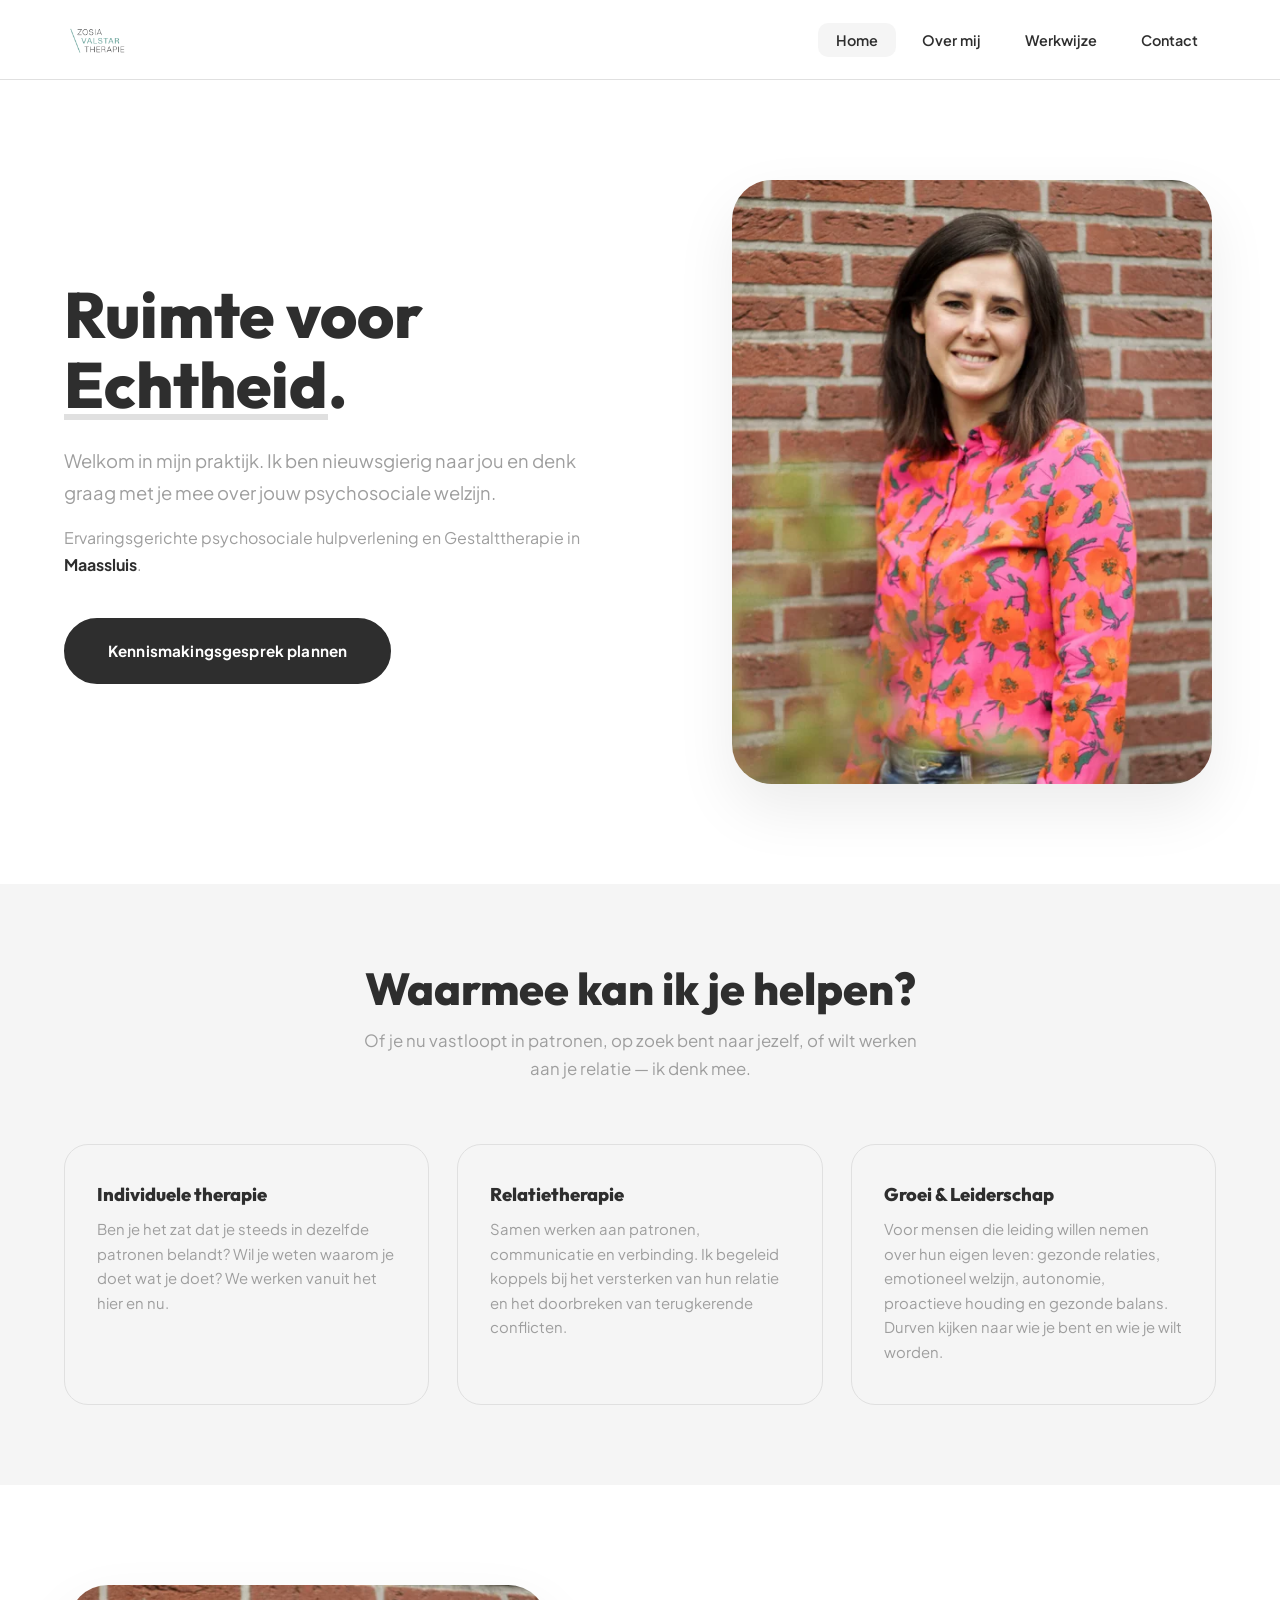
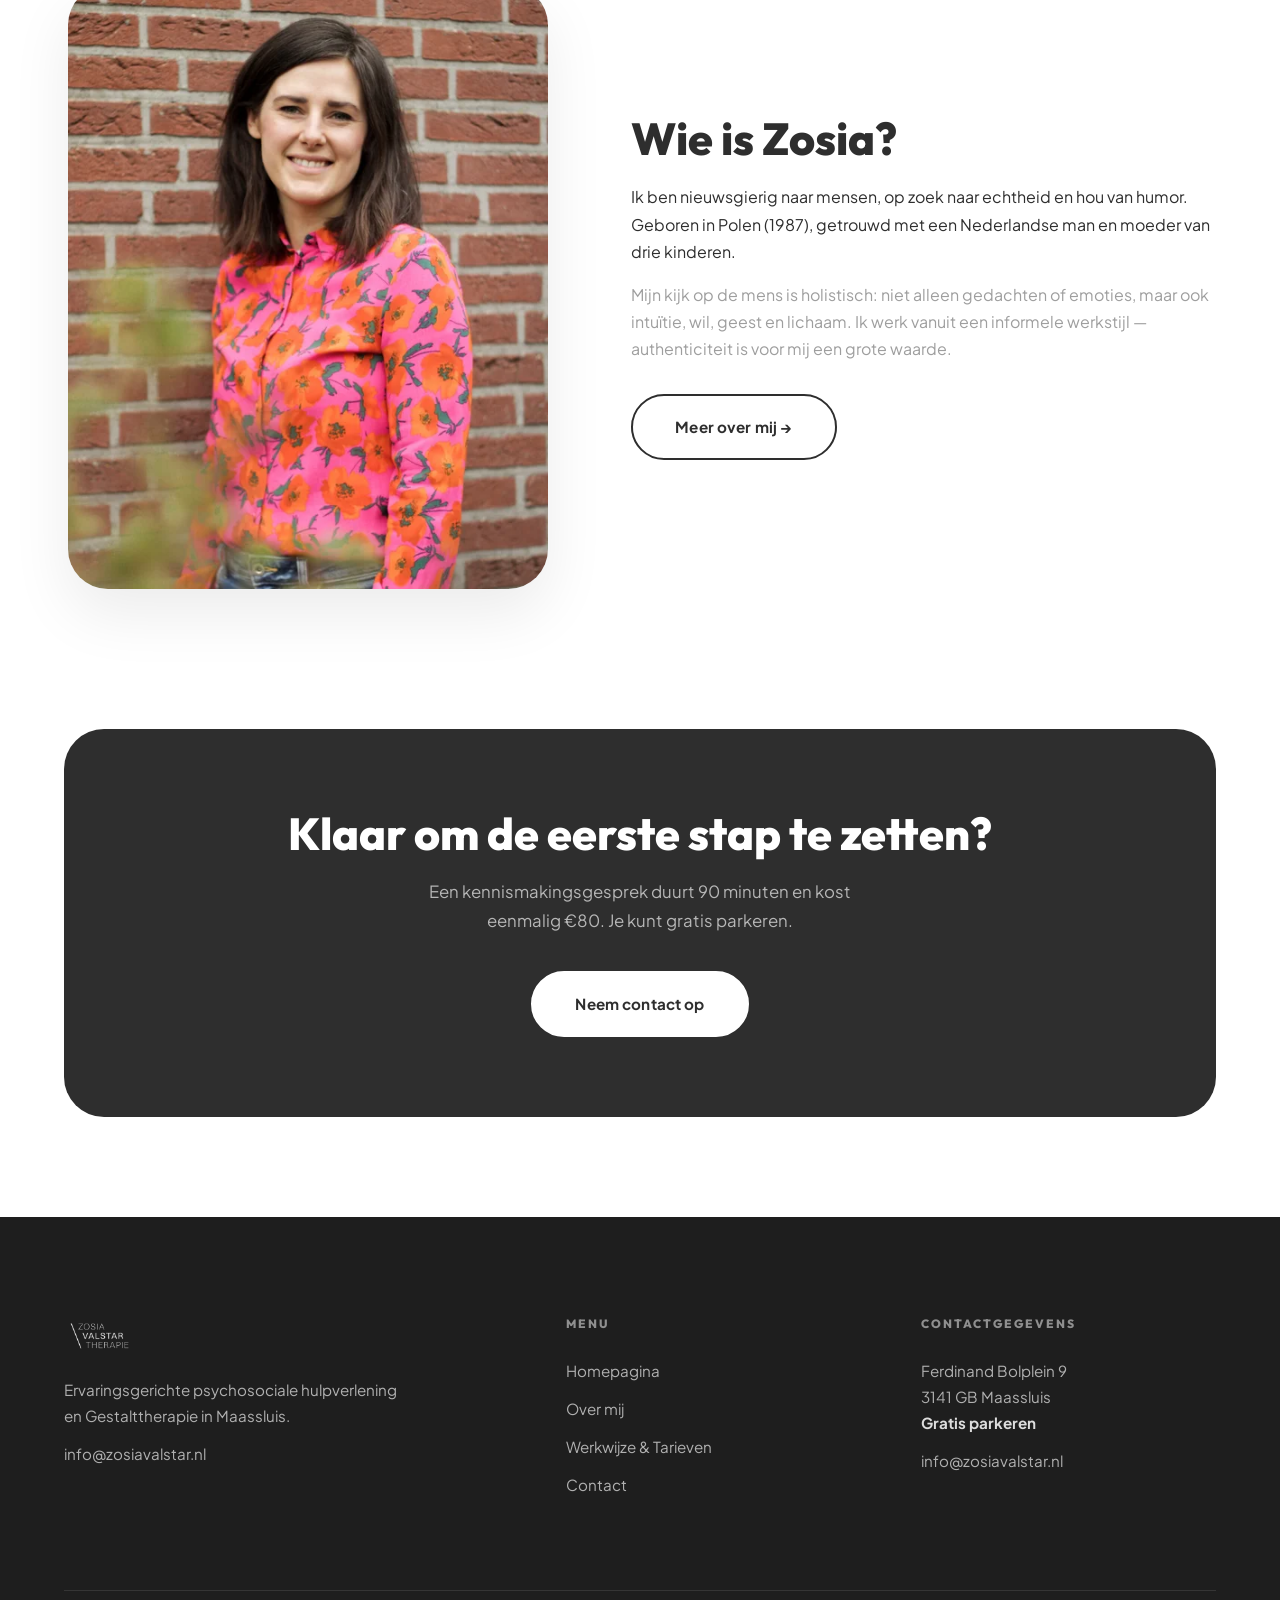
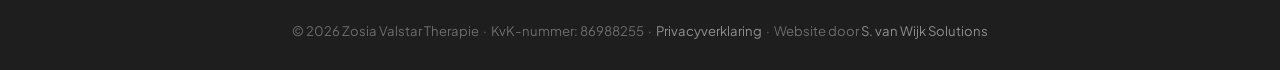
<file: index.html>
<!DOCTYPE html>
<html lang="nl">
<head>
    <meta charset="UTF-8">
    <meta name="viewport" content="width=device-width, initial-scale=1.0">
    <meta name="robots" content="index, follow">
    <title>Zosia Valstar | Psychosociale Therapie & Gestalttherapie Maassluis</title>
    <meta name="description" content="Zosia Valstar biedt ervaringsgerichte psychosociale hulpverlening en Gestalttherapie in Maassluis. Kennismakingsgesprek: €80. Gratis parkeren.">
    <link rel="canonical" href="https://www.zosiavalstar.nl/index.html">

    <!-- Open Graph -->
    <meta property="og:title" content="Zosia Valstar | Psychosociale Therapie Maassluis">
    <meta property="og:description" content="Ervaringsgerichte psychosociale hulpverlening en Gestalttherapie in Maassluis. Ruimte voor echtheid.">
    <meta property="og:image" content="https://www.zosiavalstar.nl/assets/images/og-image.webp">
    <meta property="og:url" content="https://www.zosiavalstar.nl/">
    <meta property="og:type" content="website">
    <meta property="og:locale" content="nl_NL">

    <!-- Structured Data -->
    <script type="application/ld+json">
    {
      "@context": "https://schema.org",
      "@type": "LocalBusiness",
      "name": "Zosia Valstar Therapie",
      "url": "https://www.zosiavalstar.nl",
      "email": "info@zosiavalstar.nl",
      "address": {
        "@type": "PostalAddress",
        "streetAddress": "Ferdinand Bolplein 9",
        "addressLocality": "Maassluis",
        "postalCode": "3141 GB",
        "addressCountry": "NL"
      },
      "description": "Ervaringsgerichte psychosociale hulpverlening en Gestalttherapie in Maassluis.",
      "priceRange": "€80 – €100"
    }
    </script>

    <link rel="stylesheet" href="style.css">
</head>
<body>
    <div id="header-placeholder"></div>

    <main>
        <!-- HERO -->
        <section class="section" style="padding-top: 180px;">
            <div class="centered-container reveal">
                <div class="flex-text">
                    <h1 style="font-size: clamp(2.8rem, 5vw, 4.5rem); margin-bottom: 25px;">
                        Ruimte voor <span style="text-decoration: underline; text-decoration-color: var(--mid); text-underline-offset: 6px;">Echtheid</span>.
                    </h1>
                    <p style="font-size: 1.15rem; margin-bottom: 16px; color: var(--grey); max-width: 520px;">
                        Welkom in mijn praktijk. Ik ben nieuwsgierig naar jou en denk graag met je mee over jouw psychosociale welzijn.
                    </p>
                    <p style="font-size: 1rem; margin-bottom: 40px; color: var(--grey); max-width: 520px;">
                        Ervaringsgerichte psychosociale hulpverlening en Gestalttherapie in <strong style="color: var(--dark);">Maassluis</strong>.
                    </p>
                    <a href="contact.html" class="btn">Kennismakingsgesprek plannen</a>
                </div>
                <div class="flex-image">
                    <img
                        src="assets/images/portret.webp"
                        alt="Zosia Valstar – psychosociaal hulpverlener en Gestalttherapeut in Maassluis"
                        class="rounded-img"
                        width="480" height="600"
                        loading="eager"
                        decoding="async">
                </div>
            </div>
        </section>

        <!-- DIENSTEN -->
        <section class="section" style="background: var(--light); padding-top: 80px; padding-bottom: 80px;">
            <div style="max-width: var(--container-max); margin: 0 auto;">
                <div class="reveal" style="text-align: center; margin-bottom: 0;">
                    <h2 style="font-size: clamp(2rem, 3.5vw, 3rem);">Waarmee kan ik je helpen?</h2>
                    <p style="color: var(--grey); margin-top: 14px; font-size: 1.05rem; max-width: 560px; margin-left: auto; margin-right: auto;">
                        Of je nu vastloopt in patronen, op zoek bent naar jezelf, of wilt werken aan je relatie — ik denk mee.
                    </p>
                </div>
                <div class="diensten-grid reveal">
                    <div class="dienst-card">
                        <h3>Individuele therapie</h3>
                        <p>Ben je het zat dat je steeds in dezelfde patronen belandt? Wil je weten waarom je doet wat je doet? We werken vanuit het hier en nu.</p>
                    </div>
                    <div class="dienst-card">
                        <h3>Relatietherapie</h3>
                        <p>Samen werken aan patronen, communicatie en verbinding. Ik begeleid koppels bij het versterken van hun relatie en het doorbreken van terugkerende conflicten.</p>
                    </div>
                    <div class="dienst-card">
                        <h3>Groei & Leiderschap</h3>
                        <p>Voor mensen die leiding willen nemen over hun eigen leven: gezonde relaties, emotioneel welzijn, autonomie, proactieve houding en gezonde balans. Durven kijken naar wie je bent en wie je wilt worden.</p>
                    </div>
                </div>
            </div>
        </section>

        <!-- OVER MIJ SNIPPET -->
        <section class="section">
            <div class="centered-container reveal">
                <div class="flex-image">
                    <img
                        src="assets/images/portret.webp"
                        alt="Zosia Valstar"
                        class="rounded-img"
                        width="480" height="600"
                        loading="lazy"
                        decoding="async">
                </div>
                <div class="flex-text">
                    <h2 style="font-size: clamp(2rem, 3.5vw, 3rem); margin-bottom: 20px;">Wie is Zosia?</h2>
                    <p style="margin-bottom: 16px;">
                        Ik ben nieuwsgierig naar mensen, op zoek naar echtheid en hou van humor. Geboren in Polen (1987), getrouwd met een Nederlandse man en moeder van drie kinderen.
                    </p>
                    <p style="color: var(--grey); margin-bottom: 32px;">
                        Mijn kijk op de mens is holistisch: niet alleen gedachten of emoties, maar ook intuïtie, wil, geest en lichaam. Ik werk vanuit een informele werkstijl — authenticiteit is voor mij een grote waarde.
                    </p>
                    <a href="over-mij.html" class="btn" style="background: transparent; color: var(--dark);">Meer over mij →</a>
                </div>
            </div>
        </section>

        <!-- CTA BANNER -->
        <section class="section" style="padding-top: 40px;">
            <div class="cta-banner reveal">
                <h2>Klaar om de eerste stap te zetten?</h2>
                <p>Een kennismakingsgesprek duurt 90 minuten en kost eenmalig €80. Je kunt gratis parkeren.</p>
                <a href="contact.html" class="btn btn-light">Neem contact op</a>
            </div>
        </section>
    </main>

    <div id="footer-placeholder"></div>
    <script src="js/script.js"></script>
</body>
</html>
</file>
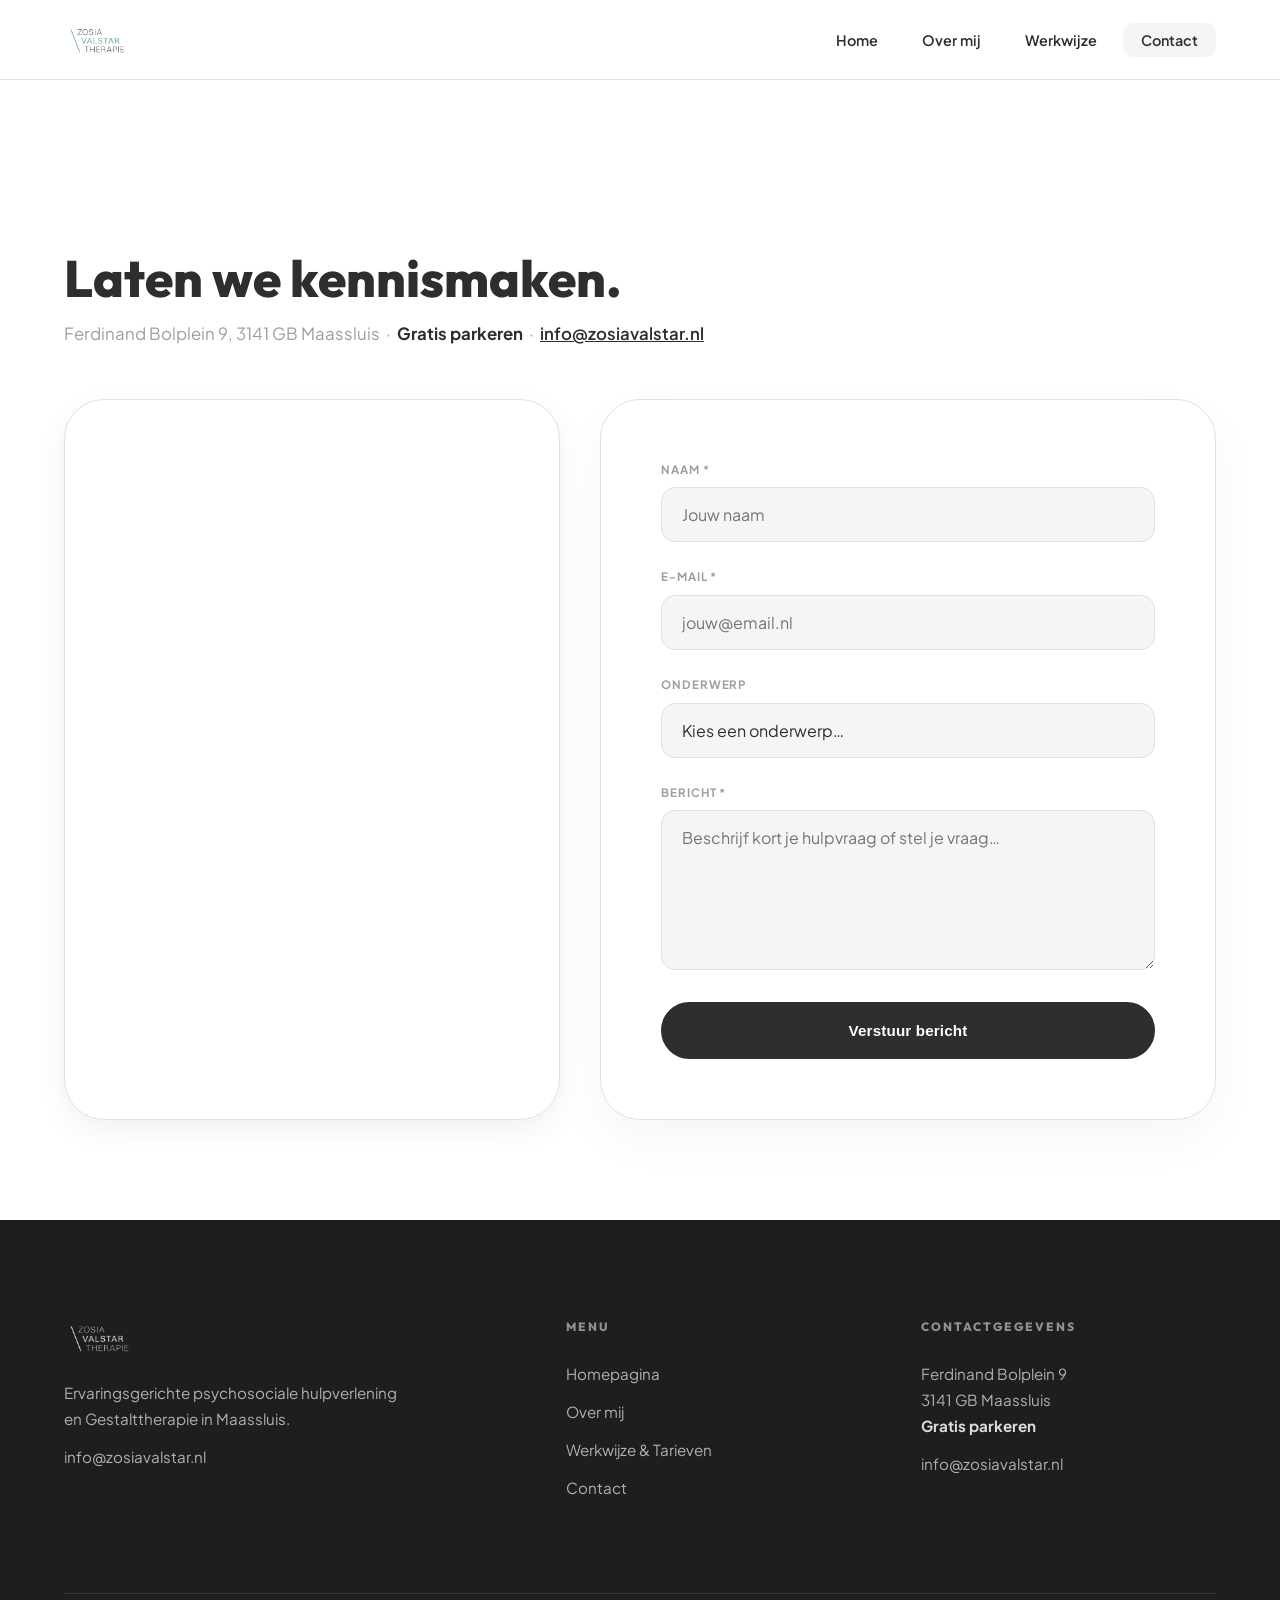
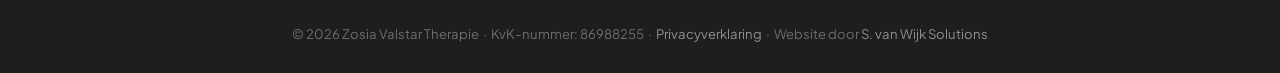
<file: contact.html>
<!DOCTYPE html>
<html lang="nl">
<head>
    <meta charset="UTF-8">
    <meta name="viewport" content="width=device-width, initial-scale=1.0">
    <meta name="robots" content="index, follow">
    <title>Contact | Zosia Valstar – Psychosociale Therapie Maassluis</title>
    <meta name="description" content="Neem contact op met Zosia Valstar – psychosociale therapie in Maassluis. Ferdinand Bolplein 9, gratis parkeren. Stuur een bericht of mail naar info@zosiavalstar.nl.">
    <link rel="canonical" href="https://www.zosiavalstar.nl/contact.html">

    <!-- Open Graph -->
    <meta property="og:title" content="Contact | Zosia Valstar">
    <meta property="og:description" content="Neem contact op voor een kennismakingsgesprek. Ferdinand Bolplein 9, Maassluis – gratis parkeren.">
    <meta property="og:image" content="https://www.zosiavalstar.nl/assets/images/og-image.webp">
    <meta property="og:url" content="https://www.zosiavalstar.nl/contact.html">
    <meta property="og:type" content="website">
    <meta property="og:locale" content="nl_NL">

    <link rel="stylesheet" href="style.css">
</head>
<body>
    <div id="header-placeholder"></div>

    <main style="padding-top: 150px;">
        <section class="section">
            <div class="reveal" style="max-width: var(--container-max); margin: 0 auto 50px;">
                <h1 style="font-size: clamp(2.2rem, 4vw, 3.2rem);">Laten we kennismaken.</h1>
                <p style="color: var(--grey); font-size: 1.05rem; margin-top: 14px;">
                    Ferdinand Bolplein 9, 3141 GB Maassluis &nbsp;·&nbsp; <strong style="color: var(--dark);">Gratis parkeren</strong> &nbsp;·&nbsp;
                    <a href="mailto:info@zosiavalstar.nl" style="color: var(--dark); font-weight: 600;">info@zosiavalstar.nl</a>
                </p>
            </div>

            <div class="centered-container contact-layout reveal">
                <div class="map-box">
                    <iframe
                        src="https://www.google.com/maps/embed?pb=!1m18!1m12!1m3!1d2462.8364843997784!2d4.246476112520864!3d51.91866717178971!2m3!1f0!2f0!3f0!3m2!1i1024!2i768!4f13.1!3m3!1m2!1s0x47c4490f23f81e7d%3A0xc068869c99666014!2sFerdinand%20Bolplein%209%2C%203141%20GB%20Maassluis!5e0!3m2!1snl!2snl!4v1715600000000"
                        width="100%" height="100%"
                        style="border:0;"
                        allowfullscreen=""
                        loading="lazy"
                        referrerpolicy="no-referrer-when-downgrade"
                        title="Locatie praktijk Zosia Valstar – Ferdinand Bolplein 9 Maassluis">
                    </iframe>
                </div>
                <div class="form-box">
                    <form id="contact-form" action="https://formspree.io/f/JOUW-FORMSPREE-ID" method="POST">
                        <input type="hidden" name="_subject" value="Nieuw bericht via website Zosia Valstar">
                        <input type="hidden" name="_language" value="nl">

                        <div class="f-group">
                            <label for="name">Naam *</label>
                            <input type="text" id="name" name="name" autocomplete="name" required placeholder="Jouw naam">
                        </div>
                        <div class="f-group">
                            <label for="email">E-mail *</label>
                            <input type="email" id="email" name="email" autocomplete="email" required placeholder="jouw@email.nl">
                        </div>
                        <div class="f-group">
                            <label for="onderwerp">Onderwerp</label>
                            <select id="onderwerp" name="onderwerp">
                                <option value="">Kies een onderwerp…</option>
                                <option value="Kennismakingsgesprek">Kennismakingsgesprek plannen</option>
                                <option value="Individuele therapie">Individuele therapie</option>
                                <option value="Relatietherapie">Relatietherapie</option>
                                <option value="Vraag">Algemene vraag</option>
                            </select>
                        </div>
                        <div class="f-group">
                            <label for="message">Bericht *</label>
                            <textarea id="message" name="message" required placeholder="Beschrijf kort je hulpvraag of stel je vraag…" style="height: 160px; resize: vertical;"></textarea>
                        </div>
                        <button type="submit" class="btn" style="width: 100%; justify-content: center;">
                            Verstuur bericht
                        </button>
                    </form>
                </div>
            </div>
        </section>
    </main>

    <div id="footer-placeholder"></div>
    <script src="js/script.js"></script>
</body>
</html>
</file>
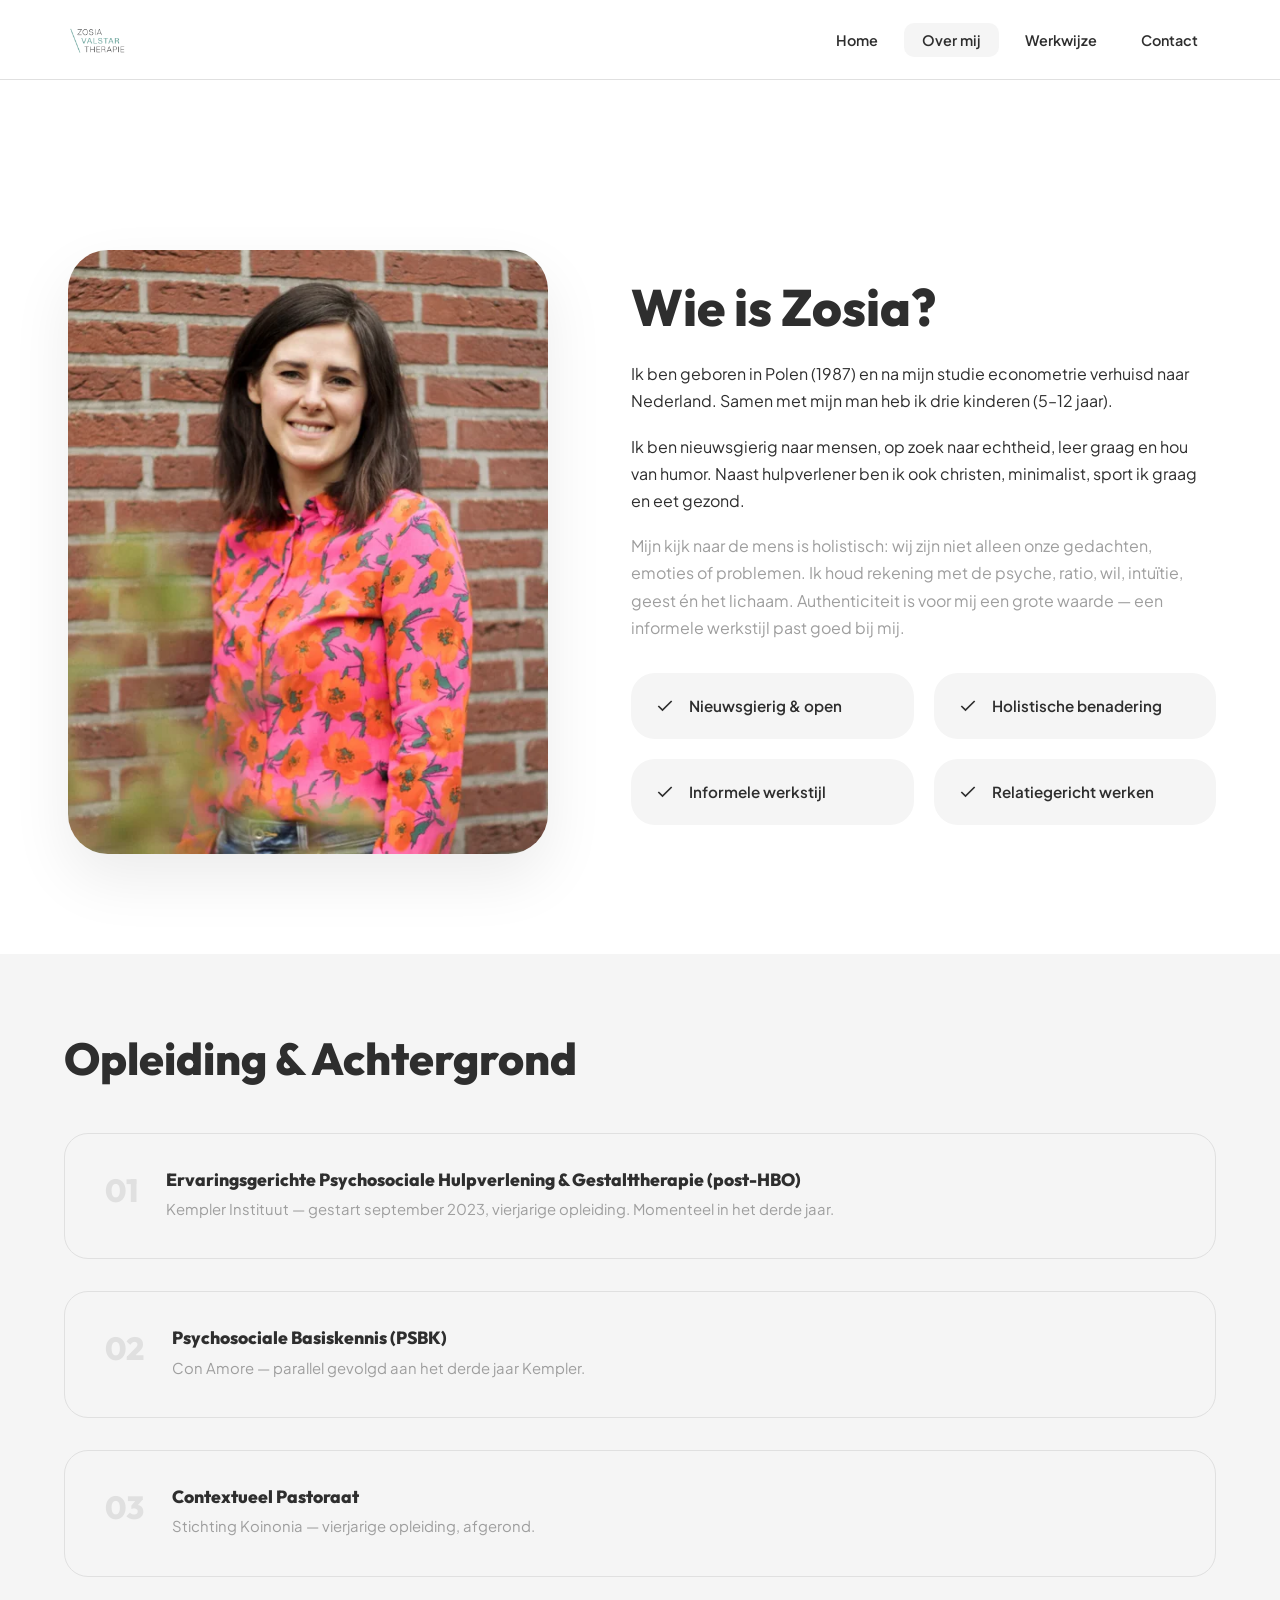
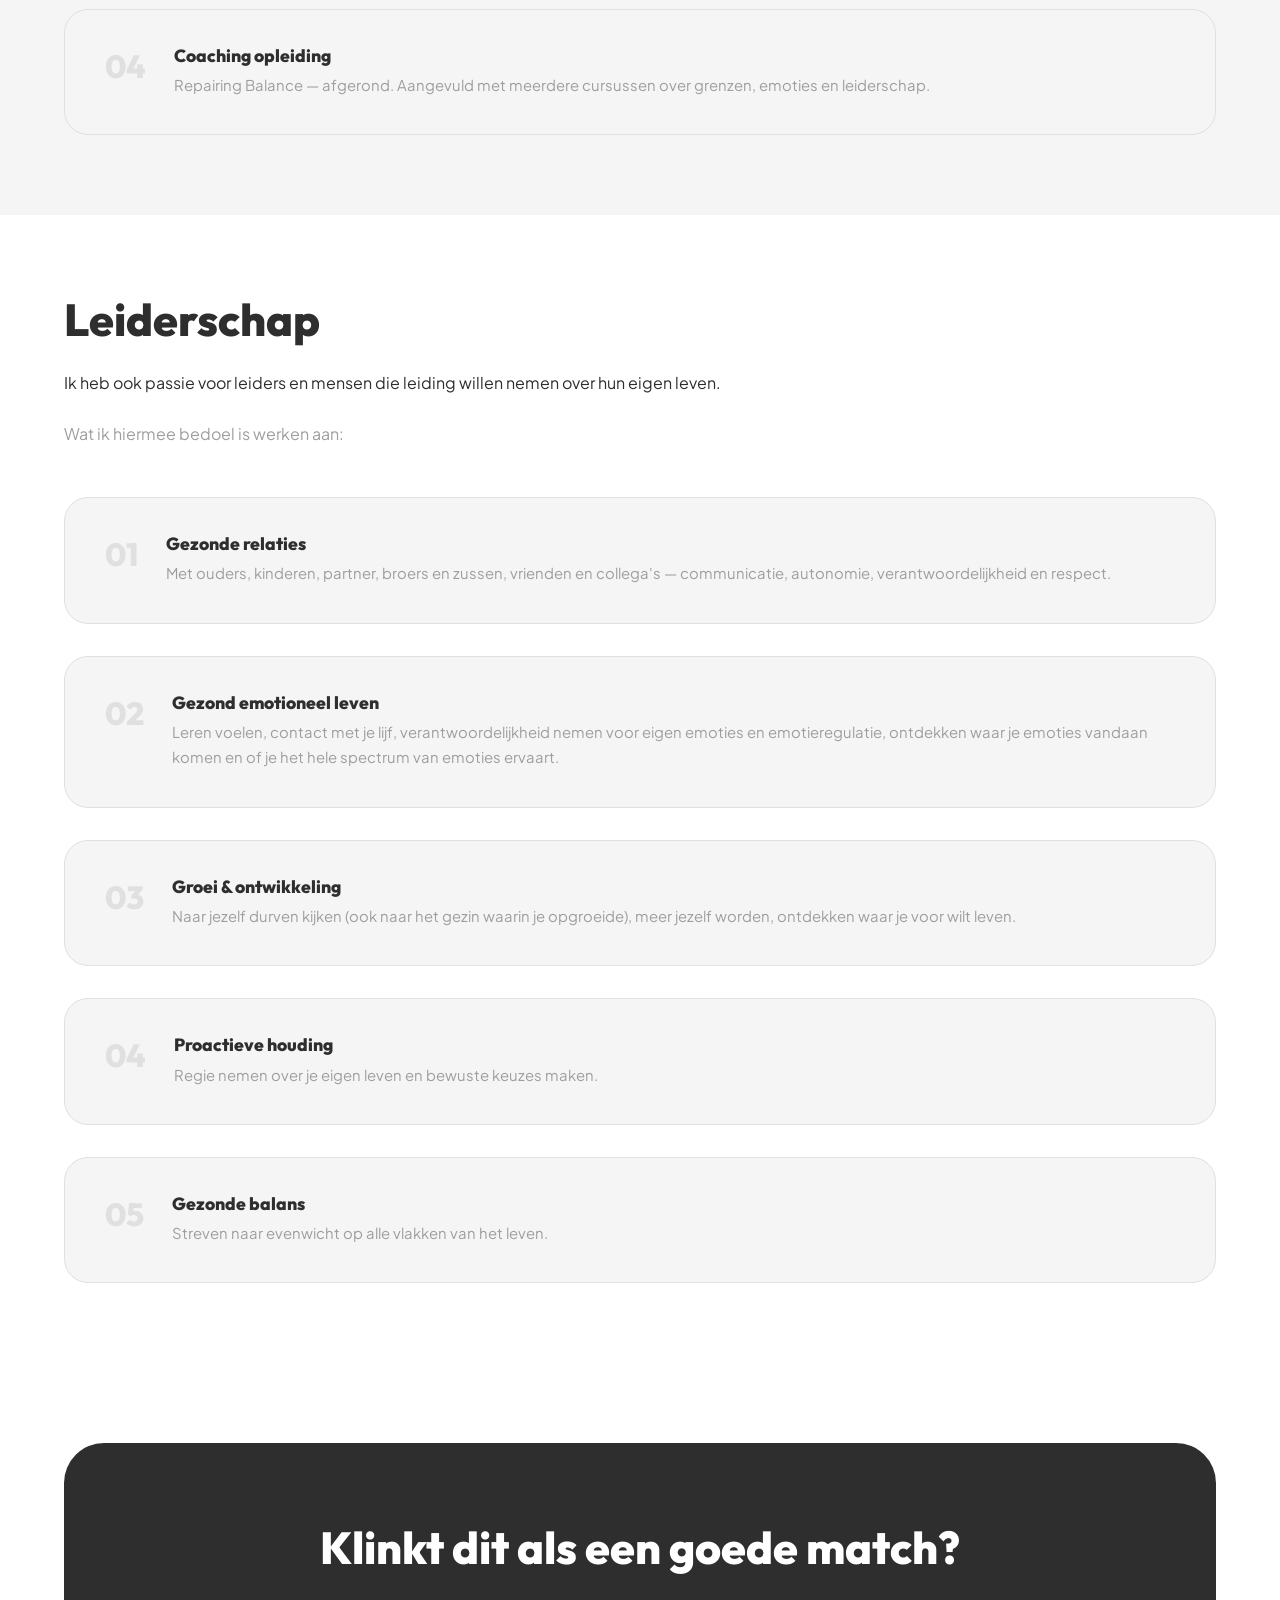
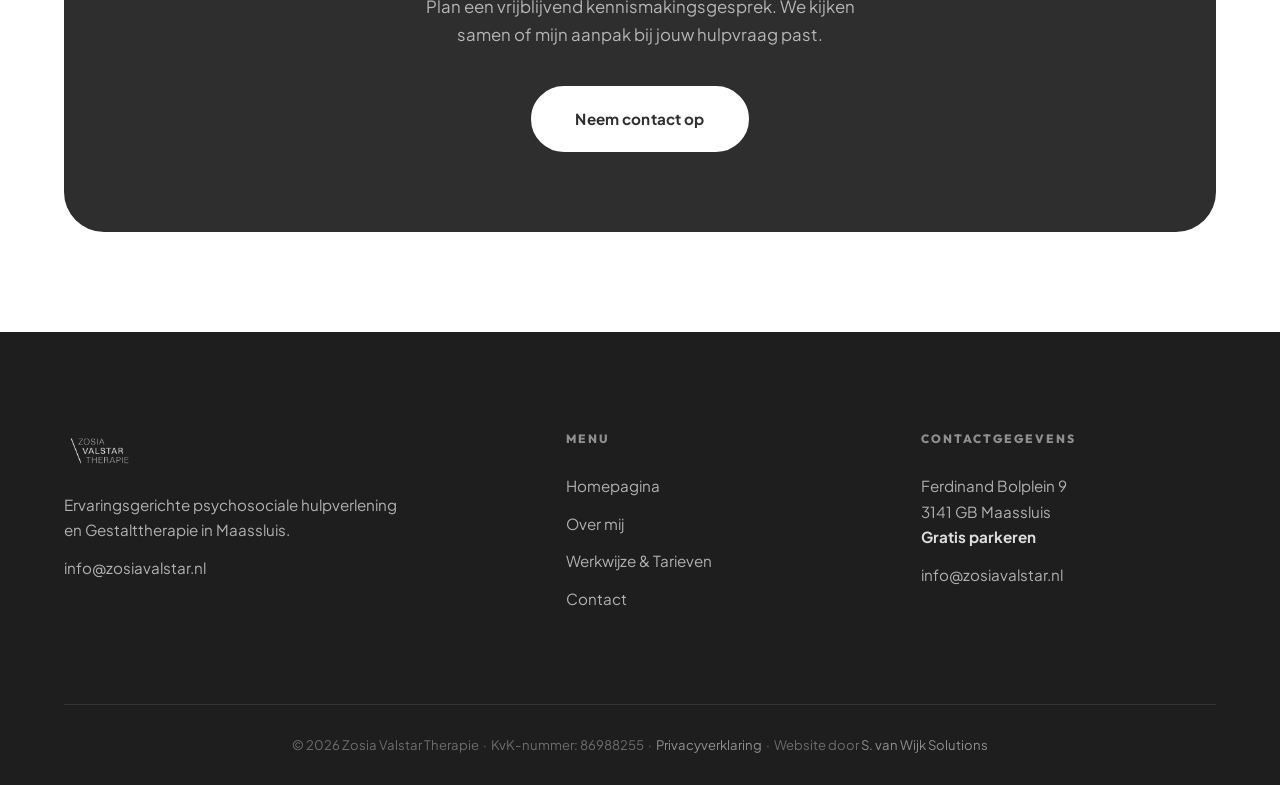
<file: over-mij.html>
<!DOCTYPE html>
<html lang="nl">
<head>
    <meta charset="UTF-8">
    <meta name="viewport" content="width=device-width, initial-scale=1.0">
    <meta name="robots" content="index, follow">
    <title>Over Mij | Zosia Valstar – Psychosociale Therapie Maassluis</title>
    <meta name="description" content="Leer Zosia Valstar kennen – psychosociaal hulpverlener en Gestalttherapeut i.o. in Maassluis. Authentiek, holistisch en informeel van aanpak.">
    <link rel="canonical" href="https://www.zosiavalstar.nl/over-mij.html">

    <!-- Open Graph -->
    <meta property="og:title" content="Over Mij | Zosia Valstar">
    <meta property="og:description" content="Leer Zosia Valstar kennen – psychosociaal hulpverlener en Gestalttherapeut i.o. in Maassluis.">
    <meta property="og:image" content="https://www.zosiavalstar.nl/assets/images/og-image.webp">
    <meta property="og:url" content="https://www.zosiavalstar.nl/over-mij.html">
    <meta property="og:type" content="website">
    <meta property="og:locale" content="nl_NL">

    <link rel="stylesheet" href="style.css">
</head>
<body>
    <div id="header-placeholder"></div>

    <main style="padding-top: 150px;">

        <!-- INTRO -->
        <section class="section">
            <div class="centered-container reveal">
                <div class="flex-image">
                    <img
                        src="assets/images/portret.webp"
                        alt="Zosia Valstar – psychosociaal hulpverlener Maassluis"
                        class="rounded-img"
                        width="480" height="600"
                        loading="eager"
                        decoding="async">
                </div>
                <div class="flex-text">
                    <h1 style="font-size: clamp(2.2rem, 4vw, 3.2rem); margin-bottom: 25px;">Wie is Zosia?</h1>
                    <p style="margin-bottom: 18px;">
                        Ik ben geboren in Polen (1987) en na mijn studie econometrie verhuisd naar Nederland. Samen met mijn man heb ik drie kinderen (5–12 jaar).
                    </p>
                    <p style="margin-bottom: 18px;">
                        Ik ben nieuwsgierig naar mensen, op zoek naar echtheid, leer graag en hou van humor. Naast hulpverlener ben ik ook christen, minimalist, sport ik graag en eet gezond.
                    </p>
                    <p style="color: var(--grey);">
                        Mijn kijk naar de mens is holistisch: wij zijn niet alleen onze gedachten, emoties of problemen. Ik houd rekening met de psyche, ratio, wil, intuïtie, geest én het lichaam. Authenticiteit is voor mij een grote waarde — een informele werkstijl past goed bij mij.
                    </p>

                    <div class="waarden-grid" style="margin-top: 32px;">
                        <div class="waarde-item">
                            <svg width="20" height="20" viewBox="0 0 24 24" fill="none" stroke="currentColor" stroke-width="2"><polyline points="20 6 9 17 4 12"/></svg>
                            Nieuwsgierig & open
                        </div>
                        <div class="waarde-item">
                            <svg width="20" height="20" viewBox="0 0 24 24" fill="none" stroke="currentColor" stroke-width="2"><polyline points="20 6 9 17 4 12"/></svg>
                            Holistische benadering
                        </div>
                        <div class="waarde-item">
                            <svg width="20" height="20" viewBox="0 0 24 24" fill="none" stroke="currentColor" stroke-width="2"><polyline points="20 6 9 17 4 12"/></svg>
                            Informele werkstijl
                        </div>
                        <div class="waarde-item">
                            <svg width="20" height="20" viewBox="0 0 24 24" fill="none" stroke="currentColor" stroke-width="2"><polyline points="20 6 9 17 4 12"/></svg>
                            Relatiegericht werken
                        </div>
                    </div>
                </div>
            </div>
        </section>

        <!-- OPLEIDING -->
        <section class="section" style="background: var(--light); padding-top: 80px; padding-bottom: 80px;">
            <div style="max-width: var(--container-max); margin: 0 auto;">
                <div class="reveal">
                    <h2 style="font-size: clamp(2rem, 3.5vw, 3rem); margin-bottom: 40px;">Opleiding & Achtergrond</h2>
                    <ul class="stappen-list">
                        <li class="stap-item">
                            <div>
                                <h3>Ervaringsgerichte Psychosociale Hulpverlening & Gestalttherapie (post-HBO)</h3>
                                <p>Kempler Instituut — gestart september 2023, vierjarige opleiding. Momenteel in het derde jaar.</p>
                            </div>
                        </li>
                        <li class="stap-item">
                            <div>
                                <h3>Psychosociale Basiskennis (PSBK)</h3>
                                <p>Con Amore — parallel gevolgd aan het derde jaar Kempler.</p>
                            </div>
                        </li>
                        <li class="stap-item">
                            <div>
                                <h3>Contextueel Pastoraat</h3>
                                <p>Stichting Koinonia — vierjarige opleiding, afgerond.</p>
                            </div>
                        </li>
                        <li class="stap-item">
                            <div>
                                <h3>Coaching opleiding</h3>
                                <p>Repairing Balance — afgerond. Aangevuld met meerdere cursussen over grenzen, emoties en leiderschap.</p>
                            </div>
                        </li>
                    </ul>
                </div>
            </div>
        </section>

        <!-- LEIDERSCHAP -->
        <section class="section" style="padding-top: 80px; padding-bottom: 80px;">
            <div style="max-width: var(--container-max); margin: 0 auto;">
                <div class="reveal">
                    <h2 style="font-size: clamp(2rem, 3.5vw, 3rem); margin-bottom: 24px;">Leiderschap</h2>
                    <p style="margin-bottom: 24px;">
                        Ik heb ook passie voor leiders en mensen die leiding willen nemen over hun eigen leven.
                    </p>
                    <p style="color: var(--grey); margin-bottom: 24px;">Wat ik hiermee bedoel is werken aan:</p>
                    <ul class="stappen-list">
                        <li class="stap-item">
                            <div>
                                <h3>Gezonde relaties</h3>
                                <p>Met ouders, kinderen, partner, broers en zussen, vrienden en collega's — communicatie, autonomie, verantwoordelijkheid en respect.</p>
                            </div>
                        </li>
                        <li class="stap-item">
                            <div>
                                <h3>Gezond emotioneel leven</h3>
                                <p>Leren voelen, contact met je lijf, verantwoordelijkheid nemen voor eigen emoties en emotieregulatie, ontdekken waar je emoties vandaan komen en of je het hele spectrum van emoties ervaart.</p>
                            </div>
                        </li>
                        <li class="stap-item">
                            <div>
                                <h3>Groei & ontwikkeling</h3>
                                <p>Naar jezelf durven kijken (ook naar het gezin waarin je opgroeide), meer jezelf worden, ontdekken waar je voor wilt leven.</p>
                            </div>
                        </li>
                        <li class="stap-item">
                            <div>
                                <h3>Proactieve houding</h3>
                                <p>Regie nemen over je eigen leven en bewuste keuzes maken.</p>
                            </div>
                        </li>
                        <li class="stap-item">
                            <div>
                                <h3>Gezonde balans</h3>
                                <p>Streven naar evenwicht op alle vlakken van het leven.</p>
                            </div>
                        </li>
                    </ul>
                </div>
            </div>
        </section>

        <!-- CTA -->
        <section class="section" style="padding-top: 80px;">
            <div class="cta-banner reveal">
                <h2>Klinkt dit als een goede match?</h2>
                <p>Plan een vrijblijvend kennismakingsgesprek. We kijken samen of mijn aanpak bij jouw hulpvraag past.</p>
                <a href="contact.html" class="btn btn-light">Neem contact op</a>
            </div>
        </section>

    </main>

    <div id="footer-placeholder"></div>
    <script src="js/script.js"></script>
</body>
</html>
</file>
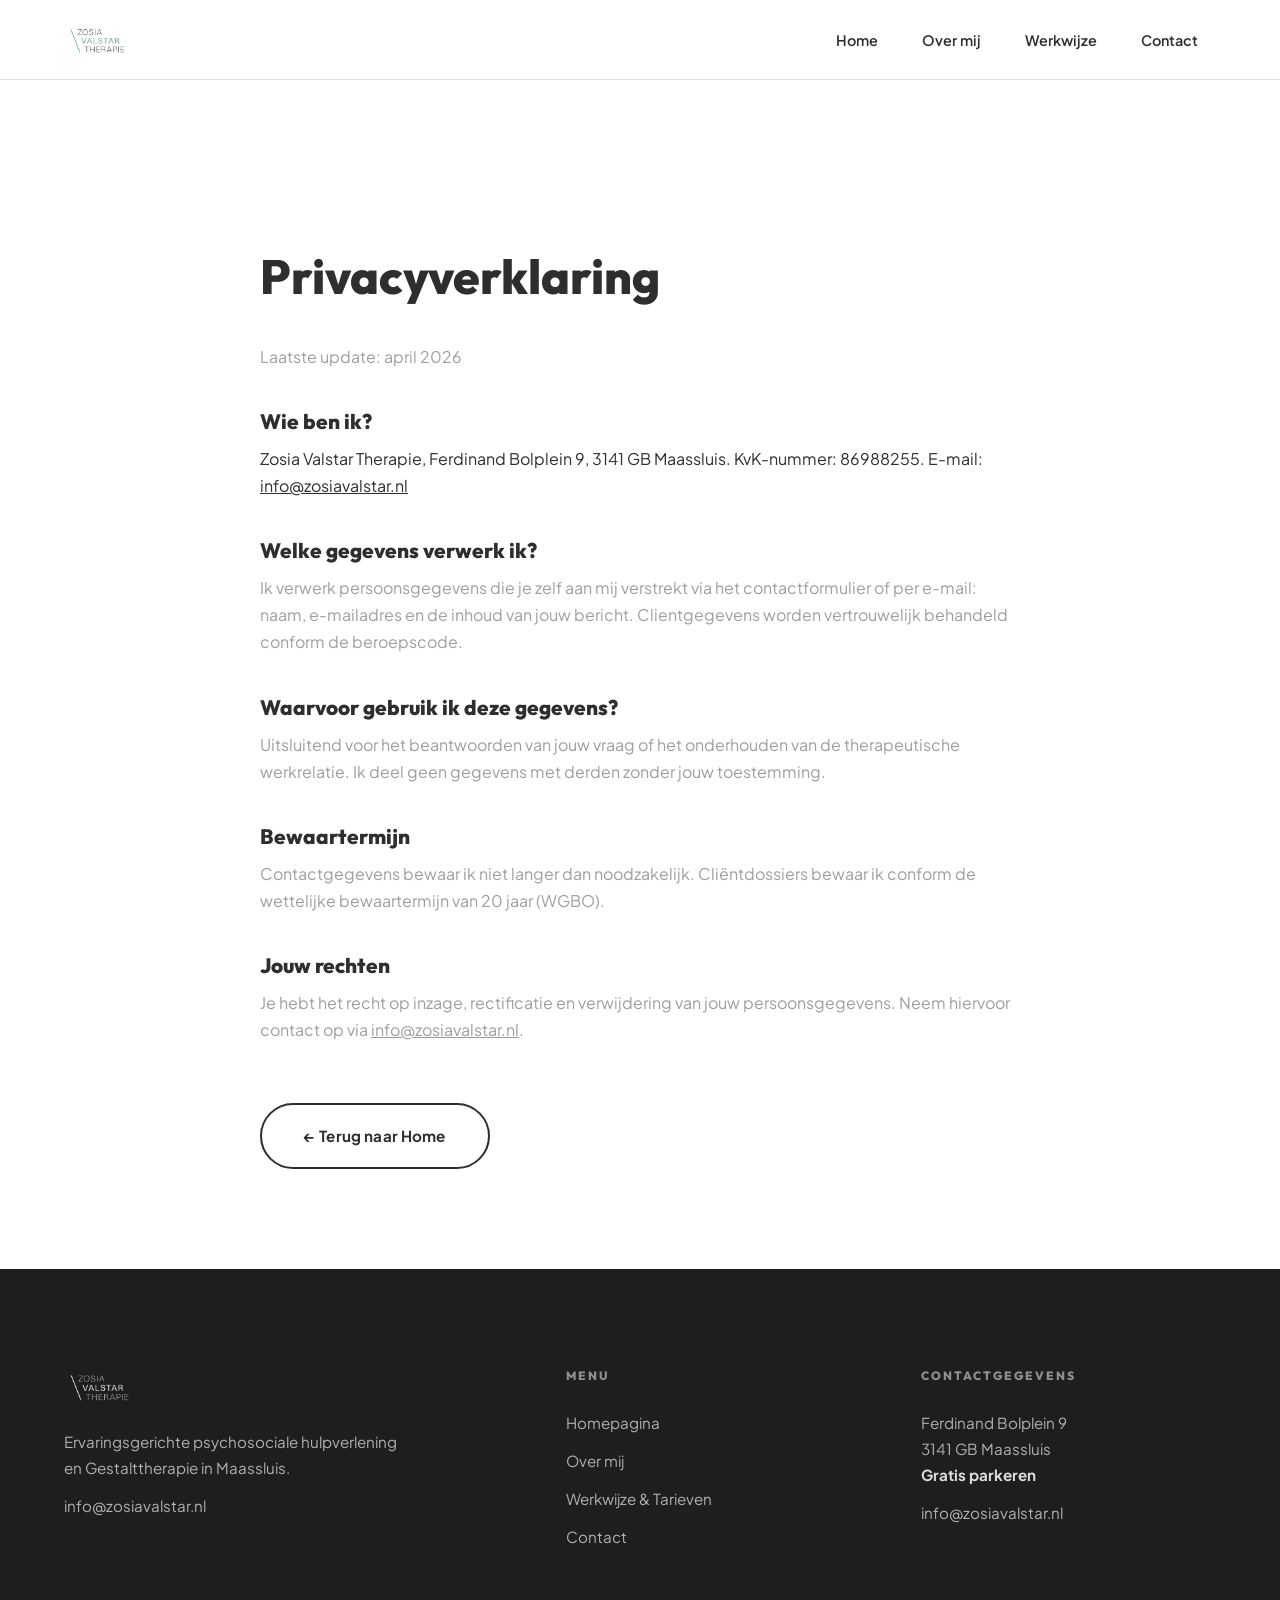
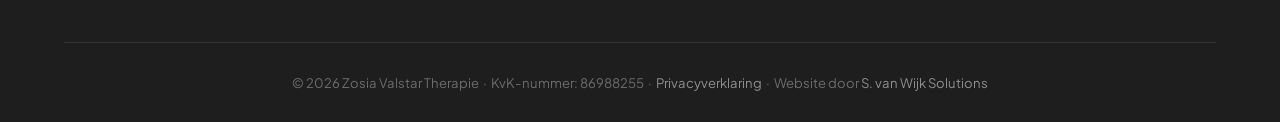
<file: privacy.html>
<!DOCTYPE html>
<html lang="nl">
<head>
    <meta charset="UTF-8">
    <meta name="viewport" content="width=device-width, initial-scale=1.0">
    <meta name="robots" content="noindex, follow">
    <title>Privacyverklaring | Zosia Valstar</title>
    <meta name="description" content="Privacyverklaring van Zosia Valstar Therapie – hoe wij omgaan met jouw persoonsgegevens.">
    <link rel="canonical" href="https://www.zosiavalstar.nl/privacy.html">

    <!-- Open Graph -->
    <meta property="og:title" content="Privacyverklaring | Zosia Valstar">
    <meta property="og:image" content="https://www.zosiavalstar.nl/assets/images/og-image.webp">
    <meta property="og:locale" content="nl_NL">

    <link rel="stylesheet" href="style.css">
</head>
<body>
    <div id="header-placeholder"></div>

    <main style="padding-top: 150px;">
        <section class="section">
            <div style="max-width: 760px; margin: 0 auto;" class="reveal">
                <h1 style="font-size: clamp(2rem, 4vw, 3rem); margin-bottom: 40px;">Privacyverklaring</h1>

                <p style="color: var(--grey); margin-bottom: 32px;">Laatste update: april 2026</p>

                <h2 style="font-size: 1.3rem; margin-bottom: 12px; margin-top: 40px;">Wie ben ik?</h2>
                <p style="margin-bottom: 20px;">
                    Zosia Valstar Therapie, Ferdinand Bolplein 9, 3141 GB Maassluis. KvK-nummer: 86988255.
                    E-mail: <a href="mailto:info@zosiavalstar.nl">info@zosiavalstar.nl</a>
                </p>

                <h2 style="font-size: 1.3rem; margin-bottom: 12px; margin-top: 40px;">Welke gegevens verwerk ik?</h2>
                <p style="margin-bottom: 20px; color: var(--grey);">
                    Ik verwerk persoonsgegevens die je zelf aan mij verstrekt via het contactformulier of per e-mail: naam, e-mailadres en de inhoud van jouw bericht. Clientgegevens worden vertrouwelijk behandeld conform de beroepscode.
                </p>

                <h2 style="font-size: 1.3rem; margin-bottom: 12px; margin-top: 40px;">Waarvoor gebruik ik deze gegevens?</h2>
                <p style="margin-bottom: 20px; color: var(--grey);">
                    Uitsluitend voor het beantwoorden van jouw vraag of het onderhouden van de therapeutische werkrelatie. Ik deel geen gegevens met derden zonder jouw toestemming.
                </p>

                <h2 style="font-size: 1.3rem; margin-bottom: 12px; margin-top: 40px;">Bewaartermijn</h2>
                <p style="margin-bottom: 20px; color: var(--grey);">
                    Contactgegevens bewaar ik niet langer dan noodzakelijk. Cliëntdossiers bewaar ik conform de wettelijke bewaartermijn van 20 jaar (WGBO).
                </p>

                <h2 style="font-size: 1.3rem; margin-bottom: 12px; margin-top: 40px;">Jouw rechten</h2>
                <p style="margin-bottom: 20px; color: var(--grey);">
                    Je hebt het recht op inzage, rectificatie en verwijdering van jouw persoonsgegevens. Neem hiervoor contact op via <a href="mailto:info@zosiavalstar.nl">info@zosiavalstar.nl</a>.
                </p>

                <div style="margin-top: 60px;">
                    <a href="index.html" class="btn" style="background: transparent; color: var(--dark);">← Terug naar Home</a>
                </div>
            </div>
        </section>
    </main>

    <div id="footer-placeholder"></div>
    <script src="js/script.js"></script>
</body>
</html>
</file>
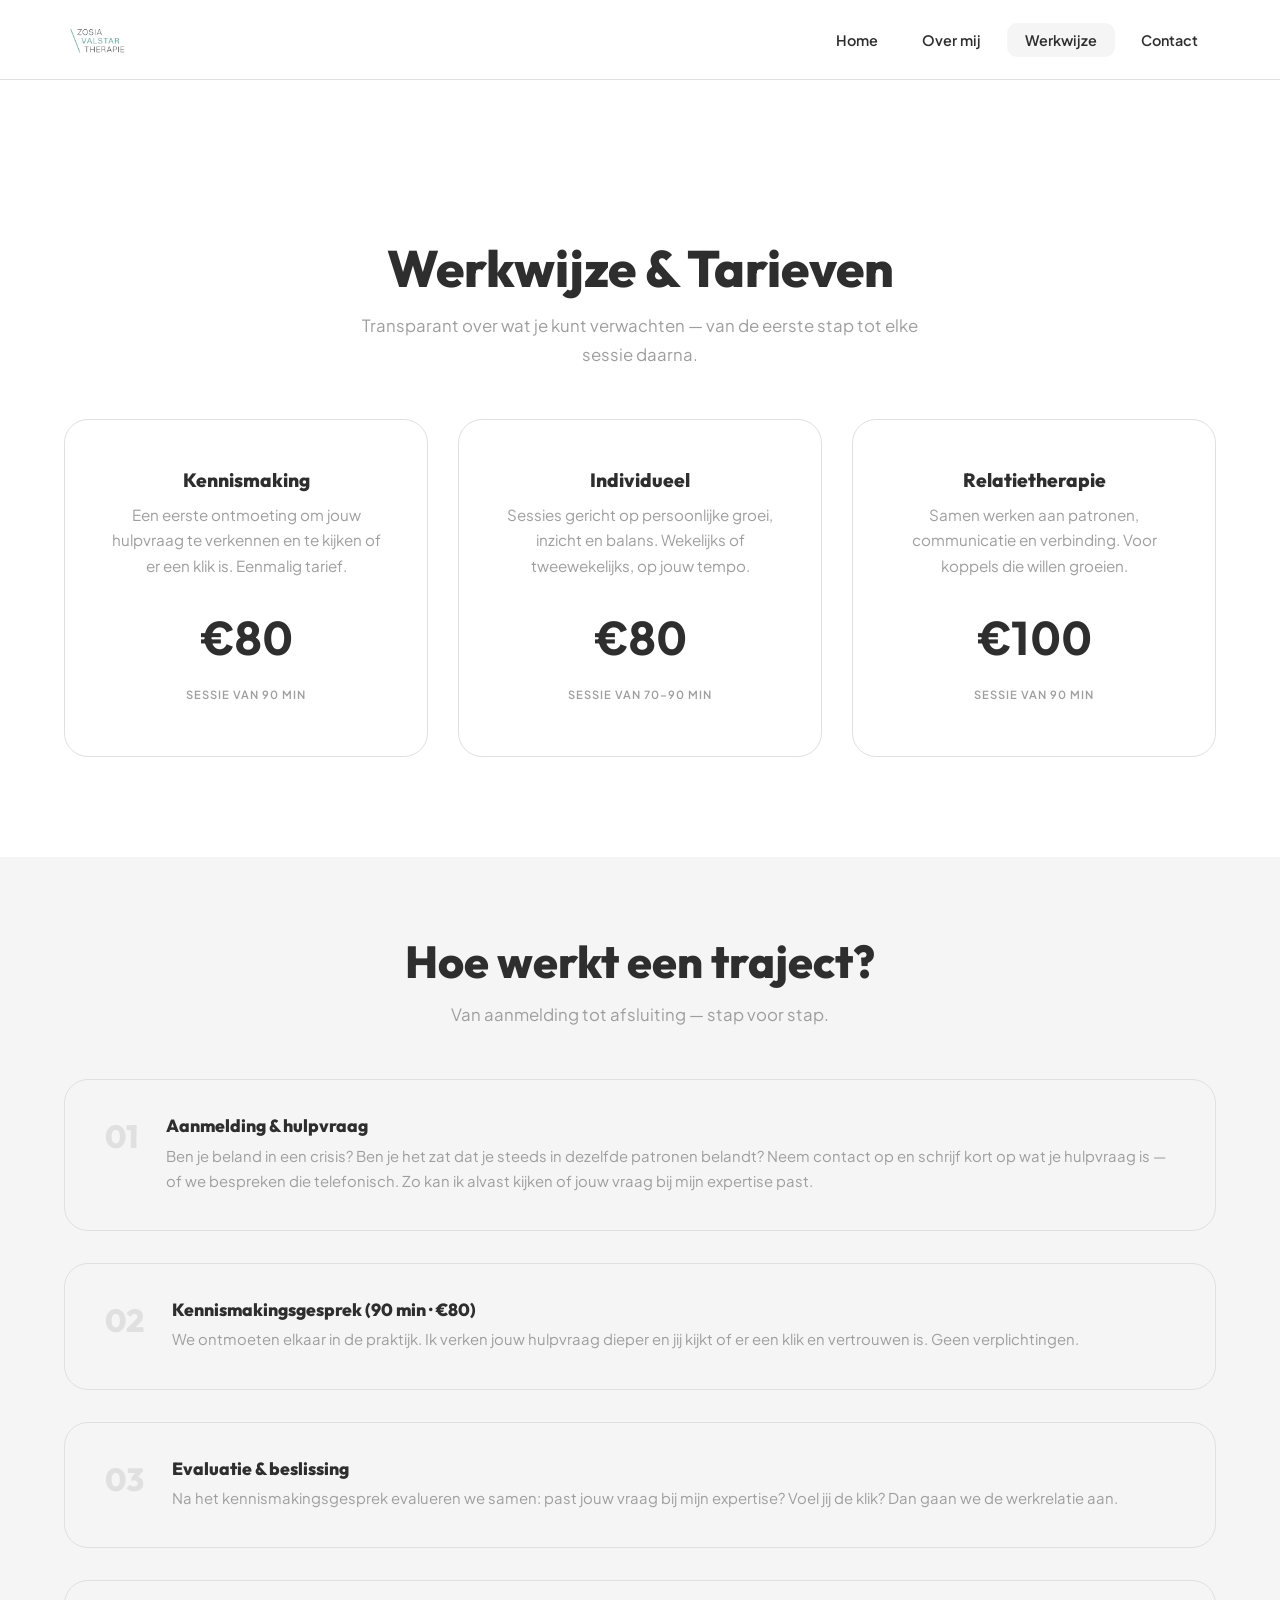
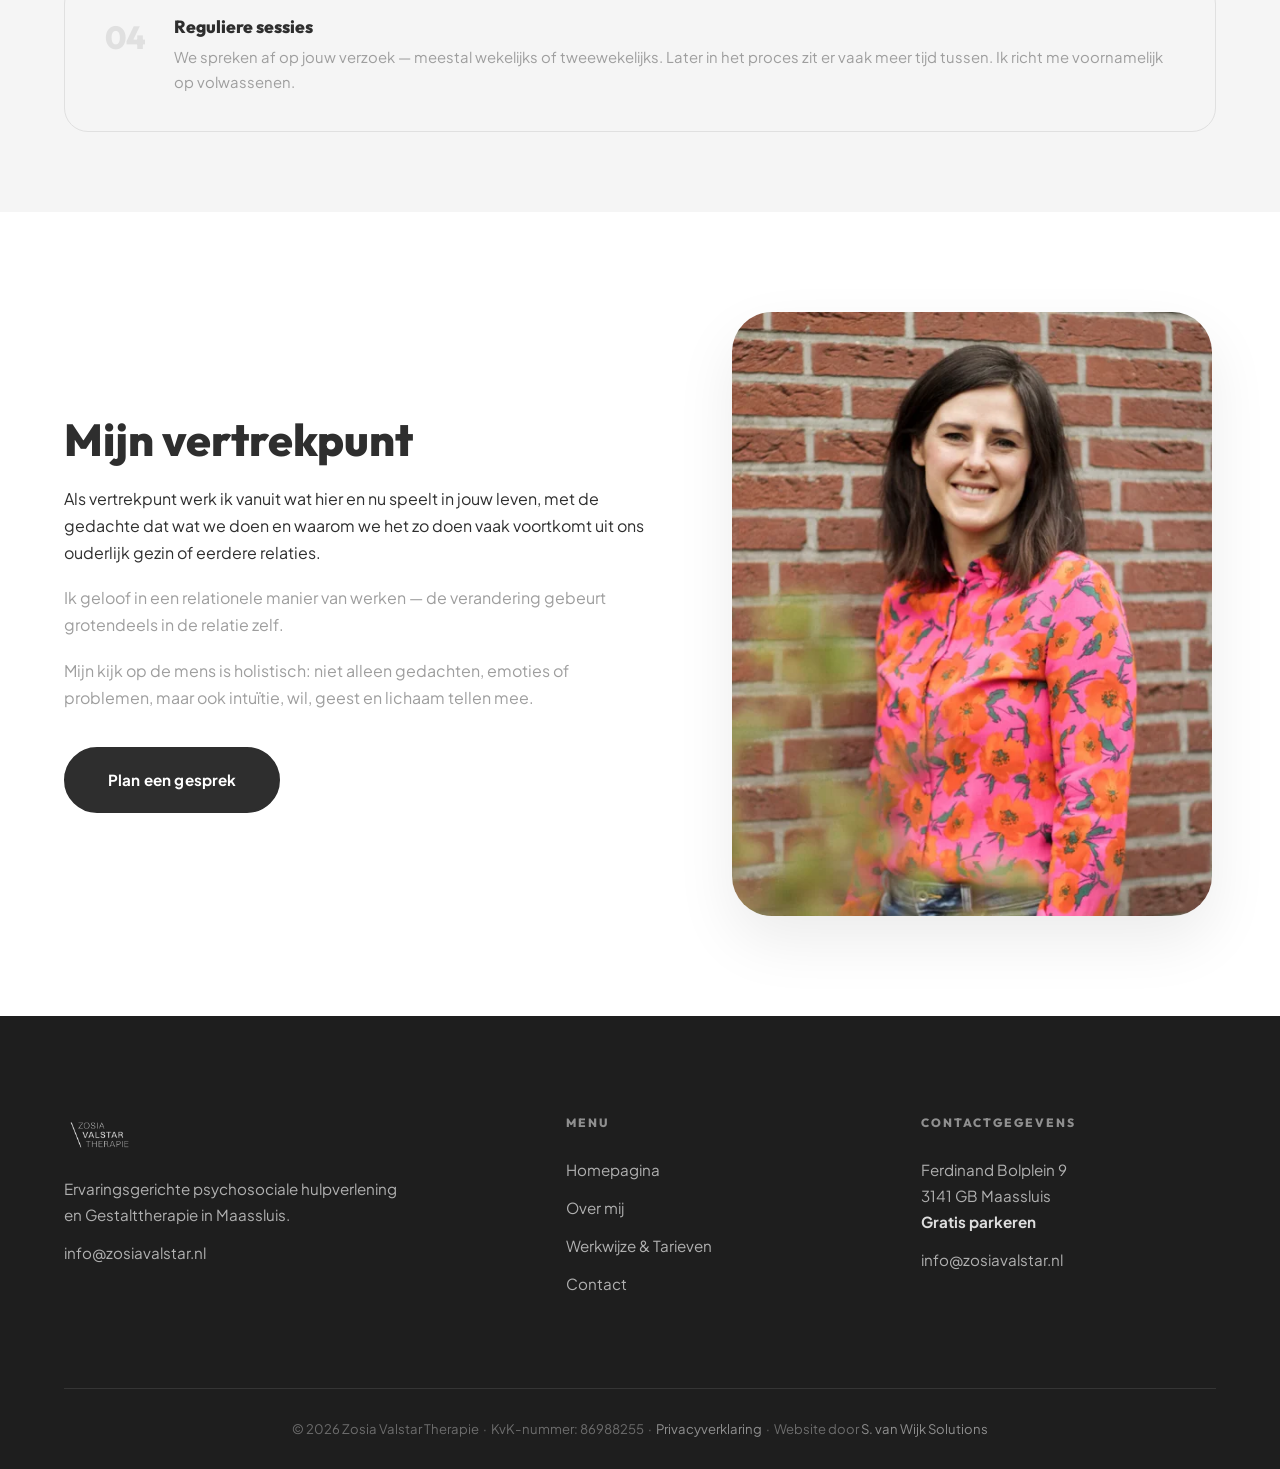
<file: werkwijze.html>
<!DOCTYPE html>
<html lang="nl">
<head>
    <meta charset="UTF-8">
    <meta name="viewport" content="width=device-width, initial-scale=1.0">
    <meta name="robots" content="index, follow">
    <title>Werkwijze & Tarieven | Zosia Valstar – Psychosociale Therapie Maassluis</title>
    <meta name="description" content="Hoe werkt een traject bij Zosia Valstar? Kennismaking €80, individuele sessie €80, relatietherapie €100. Transparant en persoonlijk.">
    <link rel="canonical" href="https://www.zosiavalstar.nl/werkwijze.html">

    <!-- Open Graph -->
    <meta property="og:title" content="Werkwijze & Tarieven | Zosia Valstar">
    <meta property="og:description" content="Kennismaking €80, individuele sessie €80, relatietherapie €100. Transparant en persoonlijk.">
    <meta property="og:image" content="https://www.zosiavalstar.nl/assets/images/og-image.webp">
    <meta property="og:url" content="https://www.zosiavalstar.nl/werkwijze.html">
    <meta property="og:type" content="website">
    <meta property="og:locale" content="nl_NL">

    <link rel="stylesheet" href="style.css">
</head>
<body>
    <div id="header-placeholder"></div>

    <main style="padding-top: 140px;">

        <!-- INTRO + TARIEVEN -->
        <section class="section">
            <div style="max-width: var(--container-max); margin: 0 auto;">
                <div class="reveal" style="text-align: center; margin-bottom: 10px;">
                    <h1 style="font-size: clamp(2.2rem, 4vw, 3.5rem);">Werkwijze & Tarieven</h1>
                    <p style="color: var(--grey); margin-top: 16px; font-size: 1.05rem; max-width: 560px; margin-left: auto; margin-right: auto;">
                        Transparant over wat je kunt verwachten — van de eerste stap tot elke sessie daarna.
                    </p>
                </div>
                <div class="price-grid reveal">
                    <div class="price-card">
                        <div>
                            <h4>Kennismaking</h4>
                            <p>Een eerste ontmoeting om jouw hulpvraag te verkennen en te kijken of er een klik is. Eenmalig tarief.</p>
                        </div>
                        <div>
                            <span class="price-tag">€80</span>
                            <small>Sessie van 90 min</small>
                        </div>
                    </div>
                    <div class="price-card">
                        <div>
                            <h4>Individueel</h4>
                            <p>Sessies gericht op persoonlijke groei, inzicht en balans. Wekelijks of tweewekelijks, op jouw tempo.</p>
                        </div>
                        <div>
                            <span class="price-tag">€80</span>
                            <small>Sessie van 70–90 min</small>
                        </div>
                    </div>
                    <div class="price-card">
                        <div>
                            <h4>Relatietherapie</h4>
                            <p>Samen werken aan patronen, communicatie en verbinding. Voor koppels die willen groeien.</p>
                        </div>
                        <div>
                            <span class="price-tag">€100</span>
                            <small>Sessie van 90 min</small>
                        </div>
                    </div>
                </div>
            </div>
        </section>

        <!-- HOE WERKT HET -->
        <section class="section" style="background: var(--light); padding-top: 80px; padding-bottom: 80px;">
            <div style="max-width: var(--container-max); margin: 0 auto;">
                <div class="reveal" style="text-align: center; margin-bottom: 0;">
                    <h2 style="font-size: clamp(2rem, 3.5vw, 3rem);">Hoe werkt een traject?</h2>
                    <p style="color: var(--grey); margin-top: 14px; font-size: 1.05rem;">Van aanmelding tot afsluiting — stap voor stap.</p>
                </div>
                <ul class="stappen-list reveal">
                    <li class="stap-item">
                        <div>
                            <h3>Aanmelding & hulpvraag</h3>
                            <p>Ben je beland in een crisis? Ben je het zat dat je steeds in dezelfde patronen belandt? Neem contact op en schrijf kort op wat je hulpvraag is — of we bespreken die telefonisch. Zo kan ik alvast kijken of jouw vraag bij mijn expertise past.</p>
                        </div>
                    </li>
                    <li class="stap-item">
                        <div>
                            <h3>Kennismakingsgesprek (90 min · €80)</h3>
                            <p>We ontmoeten elkaar in de praktijk. Ik verken jouw hulpvraag dieper en jij kijkt of er een klik en vertrouwen is. Geen verplichtingen.</p>
                        </div>
                    </li>
                    <li class="stap-item">
                        <div>
                            <h3>Evaluatie & beslissing</h3>
                            <p>Na het kennismakingsgesprek evalueren we samen: past jouw vraag bij mijn expertise? Voel jij de klik? Dan gaan we de werkrelatie aan.</p>
                        </div>
                    </li>
                    <li class="stap-item">
                        <div>
                            <h3>Reguliere sessies</h3>
                            <p>We spreken af op jouw verzoek — meestal wekelijks of tweewekelijks. Later in het proces zit er vaak meer tijd tussen. Ik richt me voornamelijk op volwassenen.</p>
                        </div>
                    </li>
                </ul>
            </div>
        </section>

        <!-- VERTREKPUNT -->
        <section class="section">
            <div class="centered-container reveal">
                <div class="flex-text">
                    <h2 style="font-size: clamp(2rem, 3.5vw, 3rem); margin-bottom: 20px;">Mijn vertrekpunt</h2>
                    <p style="margin-bottom: 18px;">
                        Als vertrekpunt werk ik vanuit wat hier en nu speelt in jouw leven, met de gedachte dat wat we doen en waarom we het zo doen vaak voortkomt uit ons ouderlijk gezin of eerdere relaties.
                    </p>
                    <p style="color: var(--grey); margin-bottom: 18px;">
                        Ik geloof in een relationele manier van werken — de verandering gebeurt grotendeels in de relatie zelf.
                    </p>
                    <p style="color: var(--grey);">
                        Mijn kijk op de mens is holistisch: niet alleen gedachten, emoties of problemen, maar ook intuïtie, wil, geest en lichaam tellen mee.
                    </p>
                    <div style="margin-top: 36px;">
                        <a href="contact.html" class="btn">Plan een gesprek</a>
                    </div>
                </div>
                <div class="flex-image">
                    <img
                        src="assets/images/portret.webp"
                        alt="Zosia Valstar in haar praktijk in Maassluis"
                        class="rounded-img"
                        width="480" height="600"
                        loading="lazy"
                        decoding="async">
                </div>
            </div>
        </section>

    </main>

    <div id="footer-placeholder"></div>
    <script src="js/script.js"></script>
</body>
</html>
</file>
<file: style.css>
/* Google Fonts */
@import url('https://fonts.googleapis.com/css2?family=Outfit:wght@300;400;600;800&family=Plus+Jakarta+Sans:ital,wght@0,300;0,400;0,600;1,400&display=swap');

:root {
    /* === KLEURENPALET === */
    --white:        #FFFFFF;
    --light:        #F5F5F5;
    --mid:          #E0E0E0;
    --grey:         #9E9E9E;
    --dark:         #2E2E2E;
    --footer-bg:    #1E1E1E;
    --accent:       #2E2E2E;

    /* === LAYOUT === */
    --header-h:     80px;
    --radius-lg:    40px;
    --radius-md:    24px;
    --ease:         cubic-bezier(0.23, 1, 0.32, 1);
    --container-max: 1200px;
}

/* ============================================================
   RESET & BASE
============================================================ */
*, *::before, *::after { margin: 0; padding: 0; box-sizing: border-box; }

body {
    font-family: 'Plus Jakarta Sans', sans-serif;
    background-color: var(--white);
    color: var(--dark);
    line-height: 1.7;
    overflow-x: hidden;
    -webkit-font-smoothing: antialiased;
}

h1, h2, h3, h4 {
    font-family: 'Outfit', sans-serif;
    font-weight: 800;
    line-height: 1.1;
}

img { display: block; max-width: 100%; }

a { color: inherit; }

/* ============================================================
   HEADER
============================================================ */
#site-header {
    position: fixed;
    top: 0; left: 0;
    width: 100%;
    height: var(--header-h);
    z-index: 9999;
    display: flex;
    align-items: center;
    justify-content: space-between;
    padding: 0 5%;
    background: rgba(255, 255, 255, 0.98);
    backdrop-filter: blur(15px);
    border-bottom: 1px solid var(--mid);
    transition: box-shadow 0.3s var(--ease);
}

#site-header.scrolled {
    box-shadow: 0 4px 24px rgba(0,0,0,0.07);
}

.header-logo img {
    height: 34px;
    width: auto;
    display: block;
}

/* Desktop nav */
.desktop-nav .nav-links {
    display: flex;
    gap: 8px;
    list-style: none;
}

.desktop-nav .nav-links a {
    text-decoration: none;
    color: var(--dark);
    font-weight: 600;
    font-size: 0.9rem;
    padding: 8px 18px;
    border-radius: 10px;
    transition: background 0.25s, color 0.25s;
}

.desktop-nav .nav-links a:hover,
.desktop-nav .nav-links a.active {
    background: var(--light);
    color: var(--dark);
}

/* ============================================================
   HAMBURGER
============================================================ */
.hamburger {
    display: none;
    flex-direction: column;
    justify-content: space-around;
    width: 30px;
    height: 21px;
    background: transparent;
    border: none;
    cursor: pointer;
    z-index: 10001;
}

.hamburger span {
    width: 100%;
    height: 3px;
    background: var(--dark);
    border-radius: 10px;
    transition: transform 0.3s var(--ease), opacity 0.3s;
}

.hamburger.open span:nth-child(1) { transform: translateY(9px) rotate(45deg); }
.hamburger.open span:nth-child(2) { opacity: 0; }
.hamburger.open span:nth-child(3) { transform: translateY(-9px) rotate(-45deg); }

/* ============================================================
   MOBILE OVERLAY NAV
============================================================ */
.nav-overlay {
    position: fixed;
    top: 0; right: -100%;
    width: 100%; height: 100vh;
    background: var(--white);
    display: flex;
    align-items: center;
    justify-content: center;
    transition: transform 0.5s var(--ease);
    z-index: 10000;
}

.nav-overlay.open { transform: translateX(-100%); }

.mobile-nav-links {
    list-style: none;
    text-align: center;
}

.mobile-nav-links li { margin: 28px 0; }

.mobile-nav-links a {
    font-family: 'Outfit', sans-serif;
    font-size: 2.2rem;
    font-weight: 800;
    color: var(--dark);
    text-decoration: none;
    transition: opacity 0.2s;
}

.mobile-nav-links a:hover { opacity: 0.5; }

/* ============================================================
   SCROLL ANIMATION
============================================================ */
.reveal {
    opacity: 0;
    transform: translateY(30px);
    transition: opacity 0.9s var(--ease), transform 0.9s var(--ease);
}

.reveal.visible {
    opacity: 1;
    transform: translateY(0);
}

/* ============================================================
   LAYOUT HELPERS
============================================================ */
.section {
    padding: 100px 5%;
    width: 100%;
}

.centered-container {
    max-width: var(--container-max);
    margin: 0 auto;
    display: flex;
    align-items: center;
    justify-content: space-between;
    gap: 80px;
}

.flex-text  { flex: 1.2; }
.flex-image { flex: 1; display: flex; justify-content: center; }

.rounded-img {
    width: 100%;
    max-width: 480px;
    height: auto;
    border-radius: var(--radius-lg);
    box-shadow: 0 25px 60px rgba(0, 0, 0, 0.08);
}

/* ============================================================
   BUTTON
============================================================ */
.btn {
    display: inline-flex;
    align-items: center;
    background: var(--dark);
    color: var(--white);
    padding: 18px 42px;
    border-radius: 50px;
    text-decoration: none;
    font-weight: 700;
    font-size: 0.95rem;
    border: 2px solid var(--dark);
    cursor: pointer;
    transition: background 0.3s, color 0.3s, transform 0.2s;
    letter-spacing: 0.01em;
}

.btn:hover {
    background: var(--white);
    color: var(--dark);
    transform: scale(1.03);
}

/* ============================================================
   DIENSTEN / INFO BLOKKEN (homepage)
============================================================ */
.diensten-grid {
    display: grid;
    grid-template-columns: repeat(3, 1fr);
    gap: 28px;
    margin-top: 60px;
}

.dienst-card {
    background: var(--light);
    border-radius: var(--radius-md);
    padding: 40px 32px;
    border: 1.5px solid var(--mid);
    transition: transform 0.4s var(--ease), box-shadow 0.3s;
}

.dienst-card:hover {
    transform: translateY(-6px);
    box-shadow: 0 16px 40px rgba(0,0,0,0.06);
}

.dienst-card h3 {
    font-size: 1.15rem;
    margin-bottom: 12px;
}

.dienst-card p {
    font-size: 0.93rem;
    color: var(--grey);
    line-height: 1.65;
}

/* ============================================================
   CTA BANNER
============================================================ */
.cta-banner {
    background: var(--dark);
    color: var(--white);
    border-radius: var(--radius-lg);
    padding: 80px 60px;
    text-align: center;
    max-width: var(--container-max);
    margin: 0 auto;
}

.cta-banner h2 {
    font-size: clamp(2rem, 3.5vw, 3rem);
    color: var(--white);
    margin-bottom: 20px;
}

.cta-banner p {
    color: rgba(255,255,255,0.65);
    font-size: 1.05rem;
    margin-bottom: 36px;
    max-width: 480px;
    margin-left: auto;
    margin-right: auto;
}

.btn-light {
    background: var(--white);
    color: var(--dark);
    border-color: var(--white);
}

.btn-light:hover {
    background: transparent;
    color: var(--white);
    border-color: var(--white);
}

/* ============================================================
   PRICE CARDS
============================================================ */
.price-grid {
    display: grid;
    grid-template-columns: repeat(3, 1fr);
    gap: 30px;
    margin-top: 50px;
}

.price-card {
    background: var(--white);
    padding: 50px 40px;
    border-radius: var(--radius-md);
    border: 1.5px solid var(--mid);
    text-align: center;
    transition: transform 0.4s var(--ease), border-color 0.3s, box-shadow 0.3s;
    display: flex;
    flex-direction: column;
    justify-content: space-between;
    gap: 20px;
}

.price-card:hover {
    transform: translateY(-10px);
    border-color: var(--dark);
    box-shadow: 0 20px 50px rgba(0, 0, 0, 0.07);
}

.price-card h4 {
    font-size: 1.2rem;
    margin-bottom: 10px;
}

.price-card p {
    font-size: 0.95rem;
    color: var(--grey);
    flex: 1;
}

.price-tag {
    font-size: 2.8rem;
    font-weight: 800;
    color: var(--dark);
    display: block;
    margin-bottom: 4px;
}

.price-card small {
    font-weight: 600;
    text-transform: uppercase;
    letter-spacing: 1px;
    color: var(--grey);
    font-size: 0.7rem;
}

/* ============================================================
   WERKWIJZE STAPPEN
============================================================ */
.stappen-list {
    list-style: none;
    counter-reset: stap;
    margin-top: 50px;
    display: flex;
    flex-direction: column;
    gap: 32px;
}

.stap-item {
    counter-increment: stap;
    display: flex;
    align-items: flex-start;
    gap: 28px;
    padding: 36px 40px;
    background: var(--light);
    border-radius: var(--radius-md);
    border: 1.5px solid var(--mid);
}

.stap-item::before {
    content: counter(stap, decimal-leading-zero);
    font-family: 'Outfit', sans-serif;
    font-weight: 800;
    font-size: 2rem;
    color: var(--mid);
    flex-shrink: 0;
    line-height: 1;
    padding-top: 4px;
}

.stap-item h3 {
    font-size: 1.1rem;
    margin-bottom: 8px;
}

.stap-item p {
    font-size: 0.93rem;
    color: var(--grey);
}

/* ============================================================
   CONTACT PAGE
============================================================ */
.contact-layout {
    display: flex;
    align-items: stretch;
    gap: 40px;
    margin-top: 40px;
}

.map-box {
    flex: 1;
    border-radius: var(--radius-lg);
    overflow: hidden;
    min-height: 550px;
    box-shadow: 0 10px 30px rgba(0, 0, 0, 0.06);
    border: 1.5px solid var(--mid);
}

.form-box {
    flex: 1;
    background: var(--white);
    padding: 60px;
    border-radius: var(--radius-lg);
    box-shadow: 0 20px 50px rgba(0, 0, 0, 0.04);
    border: 1.5px solid var(--mid);
}

.f-group { margin-bottom: 25px; }

.f-group label {
    display: block;
    margin-bottom: 8px;
    font-weight: 700;
    color: var(--grey);
    font-size: 0.72rem;
    text-transform: uppercase;
    letter-spacing: 0.08em;
}

.f-group input,
.f-group textarea,
.f-group select {
    width: 100%;
    padding: 16px 20px;
    border: 1.5px solid var(--mid);
    border-radius: 14px;
    font-family: inherit;
    font-size: 1rem;
    outline: none;
    transition: border-color 0.3s;
    background: var(--light);
    color: var(--dark);
    appearance: none;
}

.f-group input:focus,
.f-group textarea:focus,
.f-group select:focus {
    border-color: var(--dark);
    background: var(--white);
}

.form-success {
    text-align: center;
    padding: 60px 20px;
}

.form-success svg {
    margin: 0 auto 24px;
}

.form-success h3 {
    font-size: 1.5rem;
    margin-bottom: 12px;
}

.form-success p {
    color: var(--grey);
}

/* ============================================================
   OVER MIJ — waarden lijst
============================================================ */
.waarden-grid {
    display: grid;
    grid-template-columns: repeat(2, 1fr);
    gap: 20px;
    margin-top: 32px;
}

.waarde-item {
    display: flex;
    align-items: center;
    gap: 14px;
    padding: 20px 24px;
    background: var(--light);
    border-radius: var(--radius-md);
    font-weight: 600;
    font-size: 0.95rem;
}

.waarde-item svg {
    flex-shrink: 0;
    color: var(--dark);
}

/* ============================================================
   FOOTER
============================================================ */
footer {
    background: var(--footer-bg);
    color: var(--white);
    padding: 100px 5% 0;
}

.footer-inner {
    max-width: var(--container-max);
    margin: 0 auto;
    display: flex;
    justify-content: space-between;
    gap: 60px;
    padding-bottom: 80px;
}

.footer-col { flex: 1; }

.footer-col h4 {
    color: var(--white);
    margin-bottom: 28px;
    text-transform: uppercase;
    font-size: 0.75rem;
    letter-spacing: 2px;
    opacity: 0.5;
}

.footer-col p,
.footer-col a {
    color: rgba(255, 255, 255, 0.65);
    text-decoration: none;
    font-size: 0.95rem;
    display: block;
    margin-bottom: 12px;
    transition: color 0.2s;
}

.footer-col a:hover { color: var(--white); }

.footer-logo {
    height: 36px;
    width: auto;
    margin-bottom: 24px;
    filter: brightness(0) invert(1);
    opacity: 0.9;
}

.footer-bottom {
    max-width: var(--container-max);
    margin: 0 auto;
    padding: 28px 0;
    border-top: 1px solid rgba(255, 255, 255, 0.1);
    text-align: center;
    font-size: 0.82rem;
    color: rgba(255, 255, 255, 0.35);
    line-height: 1.8;
}

.footer-bottom a {
    color: rgba(255, 255, 255, 0.5);
    text-decoration: none;
    transition: color 0.2s;
}

.footer-bottom a:hover { color: var(--white); }

/* ============================================================
   404 PAGE
============================================================ */
.massive-title {
    font-size: clamp(6rem, 20vw, 14rem);
    font-weight: 800;
    line-height: 1;
    color: var(--dark);
    opacity: 0.08;
}

/* ============================================================
   RESPONSIVE — 1200px
============================================================ */
@media (max-width: 1200px) {
    .centered-container {
        gap: 50px;
    }

    .price-grid {
        gap: 20px;
    }

    .diensten-grid {
        gap: 20px;
    }

    .cta-banner {
        padding: 70px 50px;
    }
}

/* ============================================================
   RESPONSIVE — 1024px
============================================================ */
@media (max-width: 1024px) {
    .desktop-nav  { display: none; }
    .hamburger    { display: flex; }

    .centered-container {
        flex-direction: column !important;
        text-align: center;
        gap: 40px;
    }

    .flex-text  { order: 2; }
    .flex-image { order: 1; }

    .price-grid { grid-template-columns: 1fr 1fr; }
    .diensten-grid { grid-template-columns: 1fr 1fr; }

    .contact-layout { flex-direction: column; }
    .map-box  { min-height: 320px; order: 2; }
    .form-box { order: 1; padding: 40px 25px; }

    .footer-inner {
        flex-direction: column;
        text-align: center;
        gap: 40px;
        padding-bottom: 60px;
    }

    .cta-banner { padding: 60px 40px; }
}

/* ============================================================
   RESPONSIVE — 768px
============================================================ */
@media (max-width: 768px) {
    .price-grid { grid-template-columns: 1fr; }
    .diensten-grid { grid-template-columns: 1fr; }
    .waarden-grid { grid-template-columns: 1fr; }

    .stap-item {
        flex-direction: column;
        gap: 12px;
        padding: 28px 24px;
    }

    .cta-banner { padding: 50px 28px; border-radius: var(--radius-md); }
}

/* ============================================================
   RESPONSIVE — 480px
============================================================ */
@media (max-width: 480px) {
    .section { padding: 70px 5%; }
    .btn { padding: 16px 32px; font-size: 0.9rem; }
    .form-box { padding: 30px 20px; }
    .mobile-nav-links a { font-size: 1.8rem; }
}
</file>
